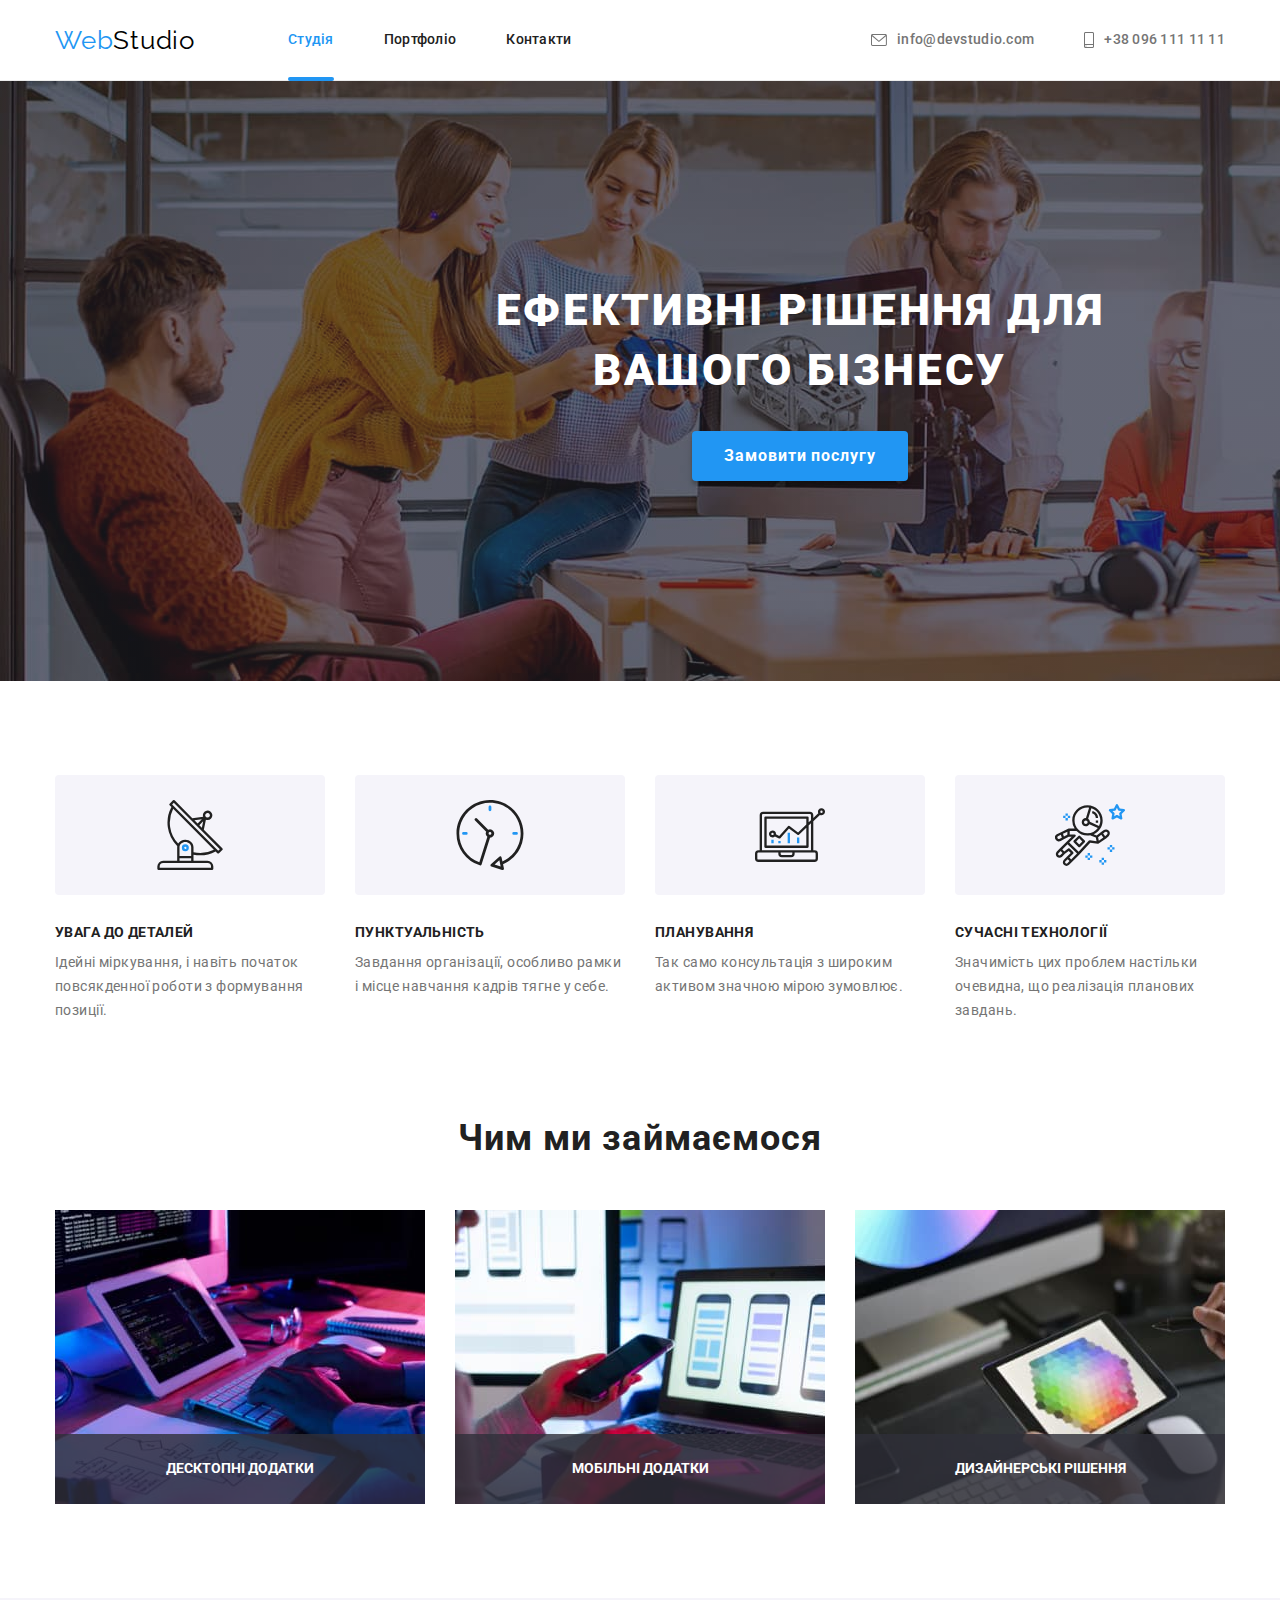
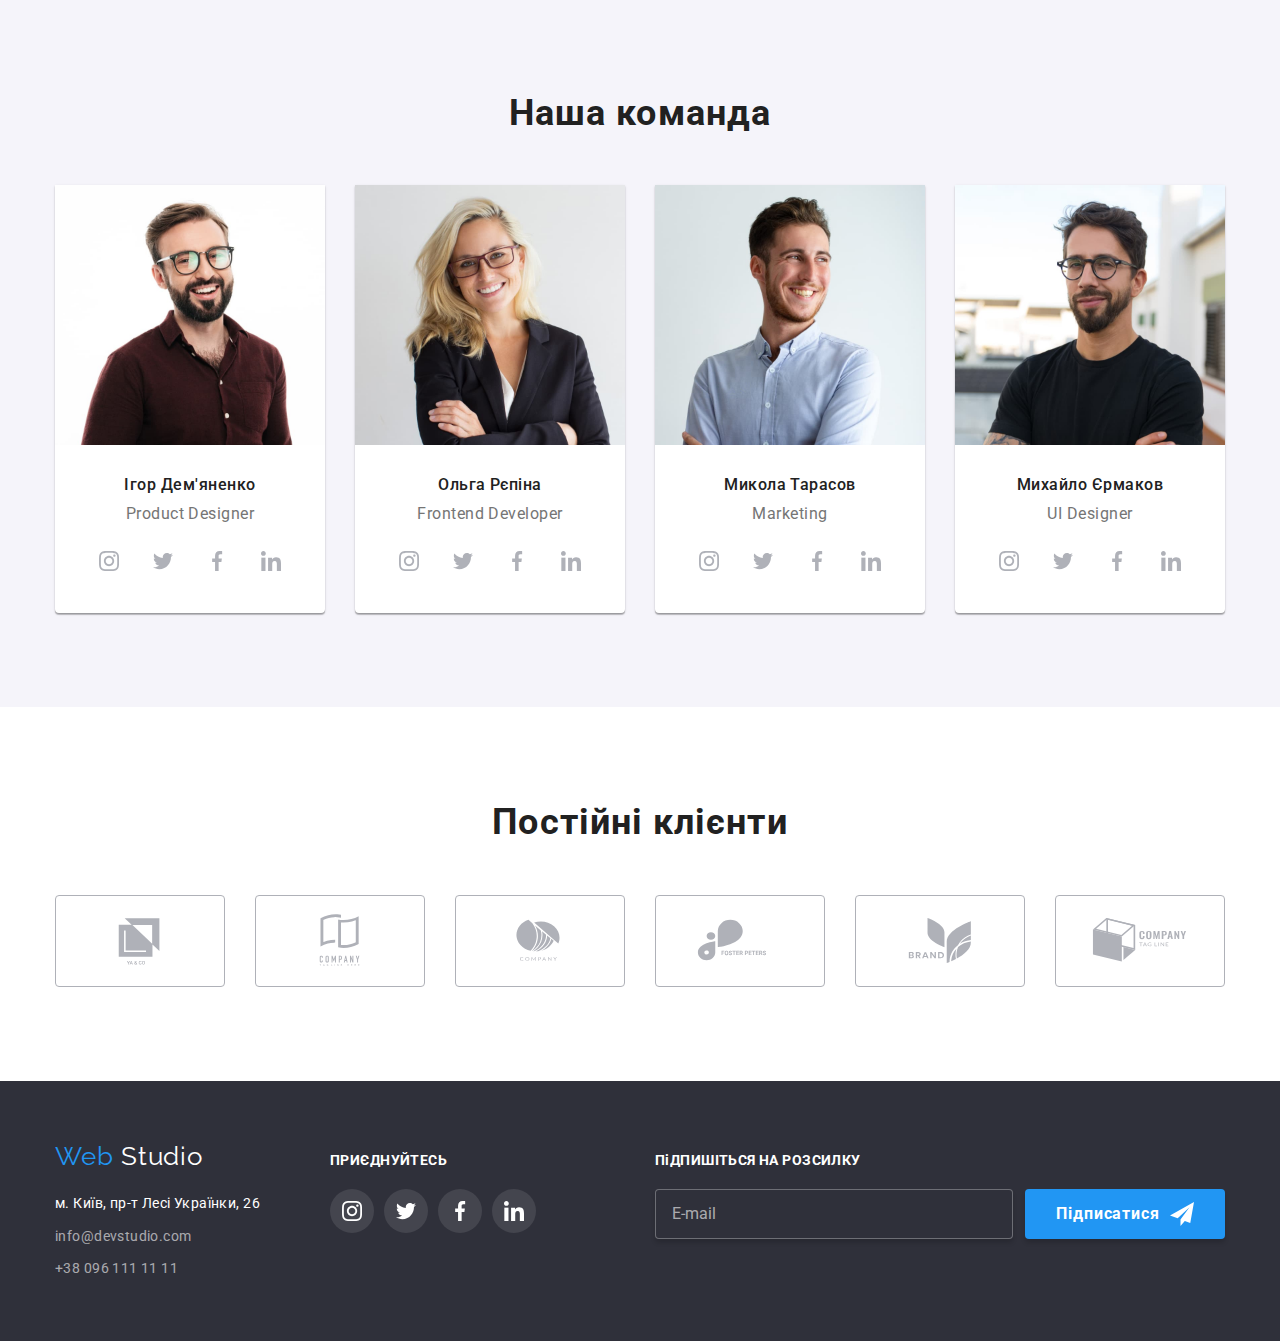
<file: index.html>
<!DOCTYPE html>
<html lang="uk">
<head>
    <meta charset="UTF-8">
    <meta http-equiv="X-UA-Compatible" content="IE=edge">
    <meta name="viewport" content="width=device-width, initial-scale=1.0">
    <title>WebStudio</title>
<link rel="preconnect" href="https://fonts.googleapis.com">
<link rel="preconnect" href="https://fonts.gstatic.com" crossorigin>
<link href="https://fonts.googleapis.com/css2?family=Raleway:wght@700&family=Roboto:wght@400;500;700;900&display=swap"
    rel="stylesheet">
<link rel="stylesheet" href="https://cdnjs.cloudflare.com/ajax/libs/modern-normalize/1.1.0/modern-normalize.min.css">
<link rel="stylesheet" href="./css/main.min.css">        
</head>
<body class="page">    
     <header class="header__border " > 
        <div class="conteiner main__nav">
            <a class="logo" href="" lang="en"><span class="logo--blue">Web</span><span class="logo--black">Studio</span></a>
            <nav class="nav" >                      
            <ul class="nav__site">
                <li class="nav__item"><a class="nav__link link current" href="./index.html">Студія</a></li>
                <li class="nav__item"><a class="nav__link link" href="./portfolio.html">Портфоліо</a></li>
                <li class="nav__item"><a class="nav__link link" href="">Контакти</a></li>
            </ul>
            </nav>
            <ul class="contact">
                <li class="contact__item">                         
                    <a class="contact__link link" href="mailto:info@devstudio.com">
                        <svg class="contact__envelope">
                        <use href="./img/symbol-defs.svg#icon-envelope"></use>
                        </svg>info@devstudio.com</a> </li>
                <li class="contact__item">
                    
                    <a class="contact__link link" href="tel:+380961111111">
                        <svg class="contact__smartphone">
                        <use href="./img/symbol-defs.svg#icon-smartphone"></use>
                        </svg>+38 096 111 11 11</a> </li>
            </ul>
        </div>
     </header>
        <main>
            <!--Шапка-->
        <section class="hero overlay">
            <h1 class="hero__title">Ефективні рішення для вашого бізнесу</h1>
            <button data-modal-open class="hero__button" type="button">Замовити послугу</button>
            <div data-modal class="backdrop is-hidden">
                <div  class="modal">
                    <button data-modal-close class="modal__btn--close" type="button">
                        <svg width="11" height="11">
                            <use href="./img/symbol-defs.svg#icon-close"></use>
                        </svg>
                    </button>
                    <form сlass="form">
                         <h4 class="form__title">Залиште свої дані, ми вам передзвонимо</h4>

                        <div class="form__field">
                        <label class="form__label" for="name">Ім'я</label>
                        <input class="form__input" type="text" name="name" id="name"/>
                        <svg class="form__icon" width="18" height="18">
                            <use href="./img/symbol-defs.svg#icon-person"></use>
                        </svg></div>

                        <div class="form__field">  
                        <label class="form__label" for="tel">Телефон</label>
                        <input class="form__input" type="tel" name="tel" id="tel"/>
                        <svg class="form__icon" width="18" height="18">
                            <use href="./img/symbol-defs.svg#icon-phone"></use>
                        </svg>
                        </div>

                        <div class="form__field">
                        <label class="form__label" for="email">Пошта</label>
                        <input class="form__input" type="email" name="email" id="email">
                        <svg class="form__icon" width="18" height="18">
                            <use href="./img/symbol-defs.svg#icon-email"></use>
                        </svg>
                        </div>

                        <div class="form__comment">
                        <label class="form__label" for="comment">Коментар</label>
                        <textarea class="form__input form__comment--area" name="comment" id="comment" rows="5" placeholder="Введіть текст"></textarea>
                        </div>

                        <div class="form__checkbox">
                        <label class="form__lable--checkbox">
                        <input class="form__check"  type="checkbox" name="contract" value="contract"/>
                        <svg class="form__icon--check" width="16" height="15">
                            <use href="./img/symbol-defs.svg#icon-check"></use>
                        </svg><span>Погоджуюся з розсилкою та приймаю </span>
                        <a class="form__link" href="">Умови договору</a></label> 
                        </div>


                        <button class="form__button" type="submit">Відправити</button>
                       
                    </form>
                </div>
            
            </div>
        </section>
            <!--Особливості-->
        <section class="section">
            <div class="conteiner">
            <h2 class="section__title" hidden>Особливості</h2>
            <ul class="section__list">
                <li class="section__features features">
                    <div class="features__icon">
                    <svg width="70px" height="70px" >
                        <use href="./img/symbol-defs.svg#icon-antenna"></use>
                    </svg>
                   </div>
                    <h3 class="features__title">УВАГА ДО ДЕТАЛЕЙ</h3>
                    <p class="features__about">Ідейні міркування, і навіть початок повсякденної роботи з формування позиції.</p>
                </li>
                <li class="section__features">
                    <div class="features__icon">
                    <svg width="70px" height="70px" >
                        <use href="./img/symbol-defs.svg#icon-clock"></use>
                    </svg>
                    </div>
                    <h3 class="features__title">ПУНКТУАЛЬНІСТЬ</h3>
                    <p class="features__about">Завдання організації, особливо рамки і місце навчання кадрів тягне у себе.</p>
                </li>
                <li class="section__features">
                    <div class="features__icon">
                    <svg width="70px" height="70px" >
                        <use href="./img/symbol-defs.svg#icon-diagram"></use>
                    </svg>
                    </div>
                    <h3 class="features__title">ПЛАНУВАННЯ</h3>
                    <p class="features__about">Так само консультація з широким активом значною мірою зумовлює.</p>
                </li>
                <li class="section__features">
                    <div class="features__icon">
                    <svg width="70px" height="70px" >
                        <use href=" ./img/symbol-defs.svg#icon-astronaut"></use>
                    </svg>
                    </div>
                    <h3 class="features__title">СУЧАСНІ ТЕХНОЛОГІЇ</h3>
                    <p class="features__about">Значимість цих проблем настільки очевидна, що реалізація планових завдань.</p>
                </li>
            </ul>
            </div>
        </section>
            <!--Чим ми займаємося-->
        <section class="section work">
            <div class="conteiner">
            <h2 class="section__title">Чим ми займаємося</h2>
            <ul  class="section__list">
                <li class="section__work-item work-item">
                    <img class="img-project" src="./img/img.1.jpg" alt="фото 1" width="370">
                    <div class="work-item__label">
                        <span class="work-item__name">десктопні додатки</span>
                    </div>
                </li> 
                <li class="section__work-item work-item">
                    <img class="img-project" src="./img/img.2.jpg" alt="фото 2" width="370">
                    <div class="work-item__label">
                        <span class="work-item__name">мобільні додатки</span>
                    </div>
                </li>
                <li class="section__work-item work-item">
                    <img class="img-project" src="./img/img.3.jpg" alt="фото 3" width="370">
                    <div class="work-item__label">
                        <span class="work-item__name">дизайнерські рішення</span>
                    </div>
                </li>
            </ul>
            </div>
        </section>
        <!--Наша команда-->
        <section class="section team">
            <div class="conteiner">
            <h2 class="section__title">Наша команда</h2>
            <ul class="section__list">
                <li class="section__team-list team-list">
                    <img class="img-project" src="./img/igor.jpg" alt="Ігор Дем'яненко" width="270">
                    <div class="team-list__worker">
                        <h3 class="team-list__name">Ігор Дем'яненко</h3>
                        <p class="team-list__position">Product Designer</p>
                        <ul class="team-list__social-list social-list">
                            <li class="social-list__item">
                                <a class="social-list__links" href="">
                                    <svg width="20" height="20">
                                        <use href="./img/symbol-defs.svg#icon-instagram"></use>
                                    </svg>
                                </a>
                            </li>
                            <li class="social-list__item">
                                <a class="social-list__links" href="">
                                    <svg width="20" height="20">
                                        <use href="./img/symbol-defs.svg#icon-twitter"></use>
                                    </svg>
                                </a>
                            </li>
                            <li class="social-list__item">
                                <a class="social-list__links" href="">
                                    <svg width="20" height="20">
                                        <use href="./img/symbol-defs.svg#icon-facebook"></use>
                                    </svg>
                                </a>
                            </li>
                            <li class="social-list__item">
                                <a class="social-list__links" href="">
                                    <svg width="20" height="20">
                                        <use href="./img/symbol-defs.svg#icon-linkedin"></use>
                                    </svg>
                                </a>
                            </li>
                        </ul>
                    </div>
                </li>
                <li class="section__team-list team-list">
                    <img class="img-project" src="./img/olga.jpg" alt="Ольга Рєпіна" width="270">
                    <div class="team-list__worker">
                         <h3 class="team-list__name">Ольга Рєпіна</h3>
                         <p class="team-list__position">Frontend Developer</p>
                         <ul class="team-list__social-list social-list">
                            <li class="social-list__item">
                                <a class="social-list__links" href="">
                                    <svg width="20"  height="20">
                                        <use href="./img/symbol-defs.svg#icon-instagram"></use>
                                    </svg>
                                </a>
                            </li>
                            <li class="social-list__item">
                                <a class="social-list__links" href="">
                                     <svg width="20"  height="20">
                                        <use href="./img/symbol-defs.svg#icon-twitter"></use>
                                      </svg>
                                </a>
                            </li>
                            <li class="social-list__item">
                                <a class="social-list__links" href="">
                                    <svg width="20"  height="20">
                                        <use href="./img/symbol-defs.svg#icon-facebook"></use>
                                    </svg>
                                 </a>
                            </li>
                            <li class="social-list__item">
                                <a class="social-list__links" href="">
                                    <svg width="20"  height="20">
                                        <use href="./img/symbol-defs.svg#icon-linkedin"></use>
                                    </svg>
                                 </a>
                            </li>
                         </ul>
                    </div>
                </li>
                <li class="section__team-list team-list">
                    <img class="img-project" src="./img/mikola.jpg" alt="Микола Тарасов=" width="270">
                    <div class="team-list__worker">
                         <h3 class="team-list__name">Микола Тарасов</h3>
                         <p class="team-list__position">Marketing</p>
                        <ul class="team-list__social-list social-list">
                            <li class="social-list__item">
                                <a class="social-list__links" href="">
                                    <svg  width="20" height="20">
                                        <use href="./img/symbol-defs.svg#icon-instagram"></use>
                                    </svg>
                                </a>
                            </li>
                            <li class="social-list__item">
                                <a class="social-list__links" href="">
                                    <svg width="20" height="20">
                                        <use href="./img/symbol-defs.svg#icon-twitter"></use>
                                    </svg>
                                </a>
                            </li>
                            <li class="social-list__item">
                                <a class="social-list__links" href="">
                                    <svg width="20" height="20">
                                        <use href="./img/symbol-defs.svg#icon-facebook"></use>
                                    </svg>
                                </a>
                            </li>
                            <li class="social-list__item">
                                <a class="social-list__links" href="">
                                    <svg width="20" height="20">
                                        <use href="./img/symbol-defs.svg#icon-linkedin"></use>
                                    </svg>
                                </a>
                            </li>
                        </ul>
                    </div>
                </li>
                <li class="section__team-list team-list">
                    <img class="img-project" src="./img/mikhailo.jpg" alt="Михайло Єрмаков" width="270">
                    <div class="team-list__worker">
                         <h3 class="team-list__name">Михайло Єрмаков</h3>
                         <p class="team-list__position">UI Designer</p>
                        <ul class="team-list__social-list social-list">
                            <li class="social-list__item">
                                <a class="social-list__links" href="">
                                    <svg width="20" height="20">
                                        <use href="./img/symbol-defs.svg#icon-instagram"></use>
                                    </svg>
                                </a>
                            </li>
                            <li class="social-list__item">
                                <a class="social-list__links" href="">
                                    <svg width="20" height="20">
                                        <use href="./img/symbol-defs.svg#icon-twitter"></use>
                                    </svg>
                                </a>
                            </li>
                            <li class="social-list__item">
                                <a class="social-list__links" href="">
                                    <svg width="20" height="20">
                                        <use href="./img/symbol-defs.svg#icon-facebook"></use>
                                    </svg>
                                </a>
                            </li>
                            <li class="social-list__item">
                                <a class="social-list__links" href="">
                                    <svg width="20" height="20">
                                        <use href="./img/symbol-defs.svg#icon-linkedin"></use>
                                    </svg>
                                </a>
                            </li>
                        </ul>
                    </div>
                </li>
            </ul>
            </div>
        </section>
        <!--Постійні клієнти-->
        <section class="section">
         <div class="conteiner">
            <h2 class="section__title">Постійні клієнти</h2>
            <div>
                <ul class="clients">
                    <li class="clients__item"> 
                        <a class="clients__link" href="">
                       <svg width="106" height="60">
                          <use href="./img/symbol-defs.svg#icon-logo1"></use>
                       </svg>
                         </a>
                   </li>
                    <li class="clients__item">
                        <a class="clients__link" href="">
                        <svg width="106" height="60">
                        <use href="./img/symbol-defs.svg#icon-logo2"></use>
                        </svg>
                        </a>
                    </li>
                    <li class="clients__item">
                        <a class="clients__link" href="">
                         <svg width="106" height="60">
                        <use href="./img/symbol-defs.svg#icon-logo3"></use>
                         </svg>
                         </a>
                    </li>
                    <li class="clients__item">
                         <a class="clients__link" href="">
                           <svg width="106" height="60">
                          <use href="./img/symbol-defs.svg#icon-logo4"></use>
                          </svg>
                         </a>
                    </li>
                    <li class="clients__item">
                        <a class="clients__link" href="">
                         <svg width="106" height="60">
                         <use href="./img/symbol-defs.svg#icon-logo5"></use>
                         </svg>
                         </a>
                    </li>
                    <li class="clients__item">
                        <a class="clients__link" href="">
                        <svg width="106" height="60">
                        <use href="./img/symbol-defs.svg#icon-logo6"></use>
                        </svg>
                        </a>
                    </li>
                </ul>
             </div>
         </div>
        </section>

        </main>
    <footer class="contact-section">
        <div class="conteiner footer-connect" >
            <div>
            <a class="logo" href="" lang="en">
                <span class="logo--blue">Web</span>
                <span class="logo--white">Studio</span>
            </a>
            <address>
                <ul class="list">
                    <li class="link-footer"><a class="link-footer__address" href="https://goo.gl/maps/Q8g4QR9P29YJRDhH9" target="_blank" rel="noopener noreferrer ">м. Київ, пр-т Лесі Українки, 26</a></li>
                    <li class="link-footer"><a class="link-footer__connect" href="mailto:info@devstudio.com">info@devstudio.com</a></li>
                    <li class="link-footer"><a class="link-footer__connect" href="tel:+380961111111">+38 096 111 11 11</a></li>
                </ul>
            </address>
            </div>
            <div class="footer-social">
         <h2 class="footer-social__title" >ПРИЄДНУЙТЕСЬ</h2>
         <ul class="footer-social__list">
            <li class="footer-social__item">
                <a class="footer-social__links" href="">
                    <svg width="20" height="20">
                        <use href="./img/symbol-defs.svg#icon-instagram"></use>
                    </svg>
                </a>
            </li>
            <li class="footer-social__item">
                <a class="footer-social__links" href="">
                    <svg width="20" height="20">
                        <use href="./img/symbol-defs.svg#icon-twitter"></use>
                    </svg>
                </a>
            </li>
            <li class="footer-social__item">
                <a class="footer-social__links" href="">
                    <svg width="20" height="20">
                        <use href="./img/symbol-defs.svg#icon-facebook"></use>
                    </svg>
                </a>
            </li>
            <li class="footer-social__item">
                <a class="footer-social__links" href="">
                    <svg width="20" height="20">
                        <use href="./img/symbol-defs.svg#icon-linkedin"></use>
                    </svg>
                </a>
            </li>
         </ul>
            </div>
            <div class="footer-subscribe">
                <p class="footer-subscribe__title">ПіДПИШІТЬСЯ НА РОЗСИЛКУ</p>
                <div class="footer-subscribe__item">
                <input class="footer-subscribe__input" type="email" name="email" placeholder="E-mail"/>
                <button class="footer-subscribe__button" type="submit">Підписатися
                    <svg class="footer-subscribe__icon" width="24" height="24">
                        <use href="./img/symbol-defs.svg#icon-send"></use>
                    </svg>
                </button>
                </div>
            </div>
        </div>
    </footer>
    <script src="./js/modal.js"></script>
</body>
</html>
</file>
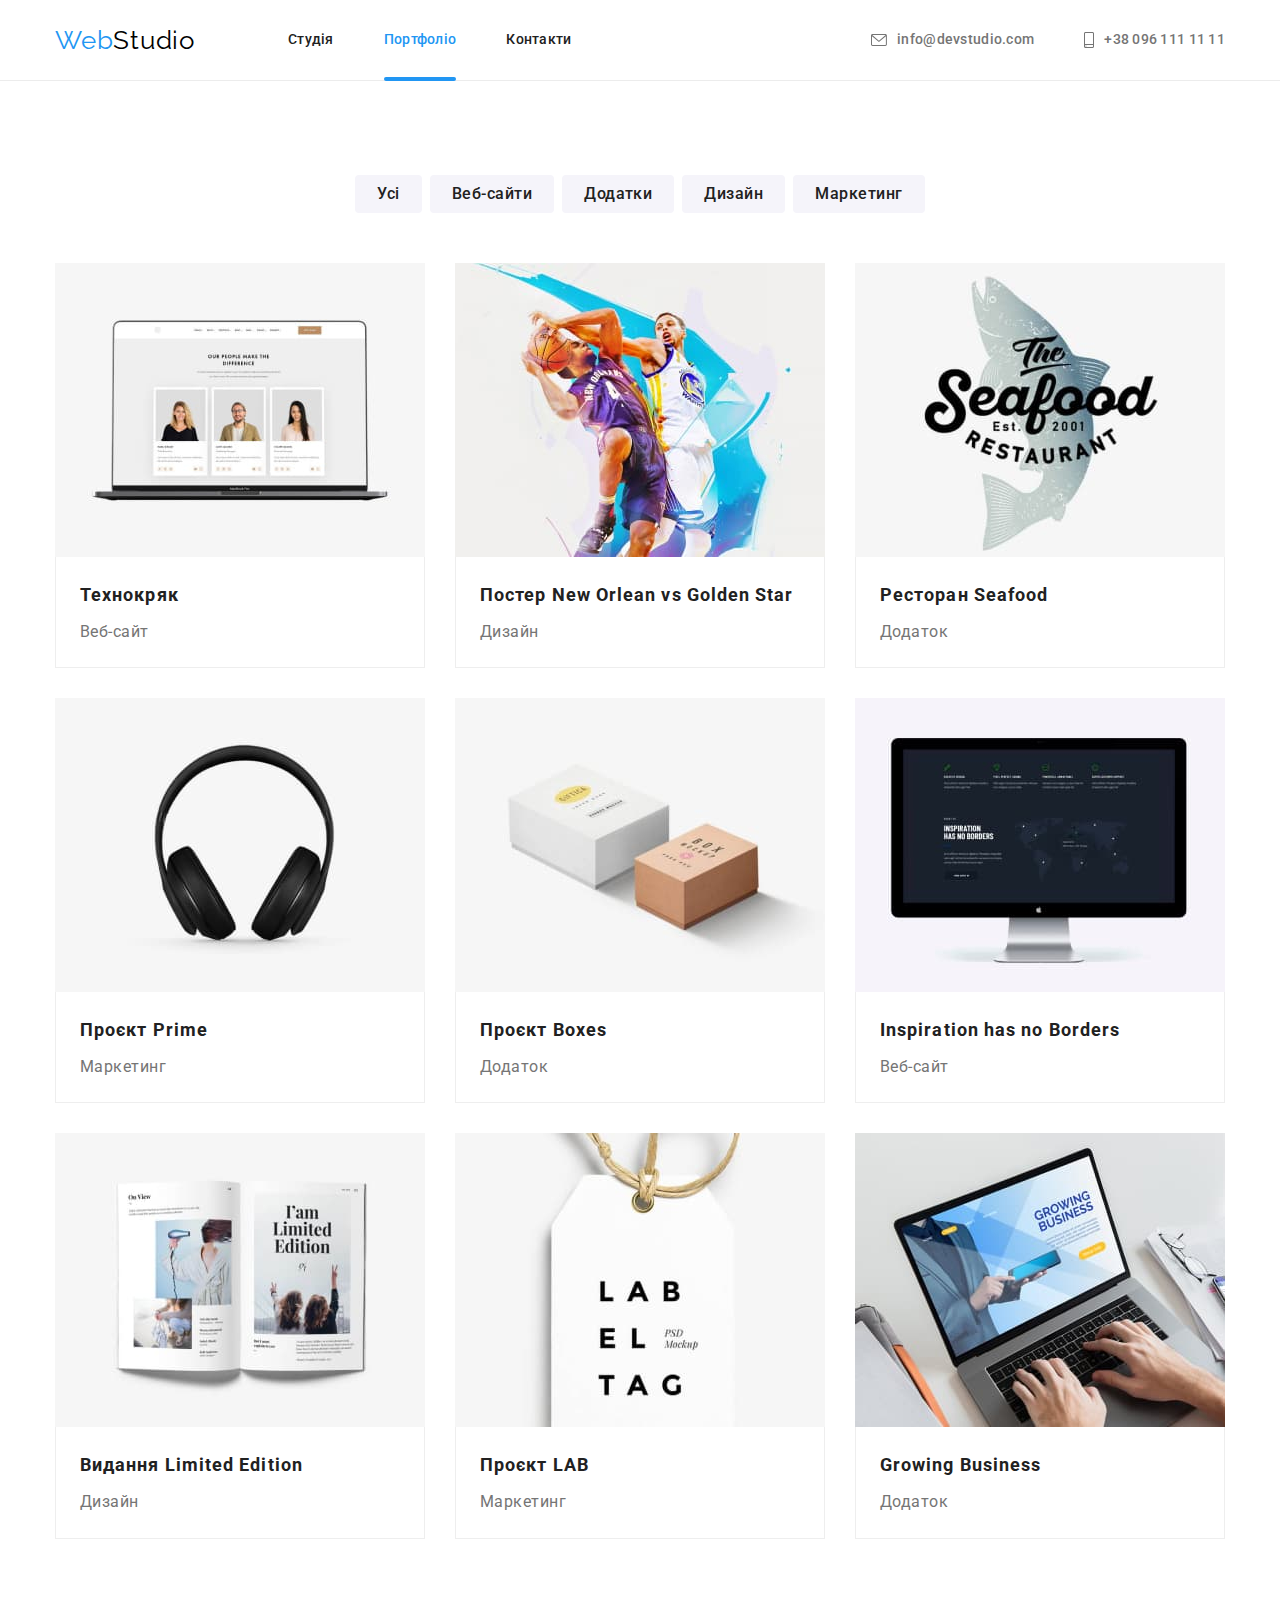
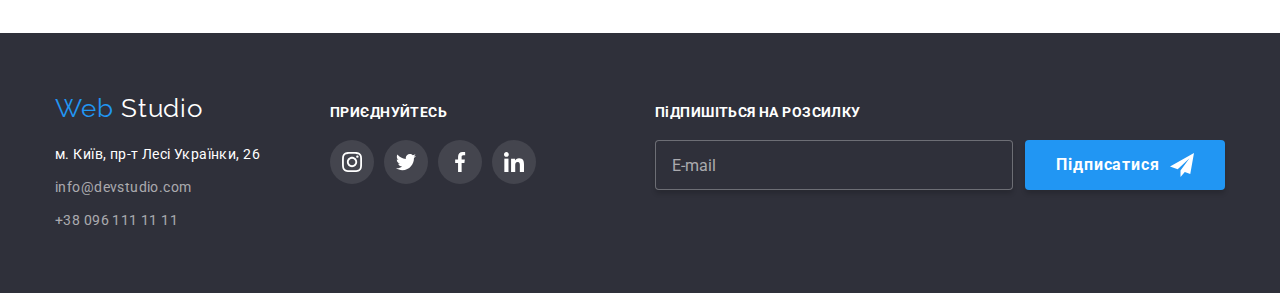
<file: portfolio.html>
<!DOCTYPE html>
<html lang="uk">

<head>
    <meta charset="UTF-8">
    <meta http-equiv="X-UA-Compatible" content="IE=edge">
    <meta name="viewport" content="width=device-width, initial-scale=1.0">
    <title>Portfolio</title>
    <link rel="preconnect" href="https://fonts.googleapis.com">
    <link rel="preconnect" href="https://fonts.gstatic.com" crossorigin>
    <link href="https://fonts.googleapis.com/css2?family=Raleway:wght@700&family=Roboto:wght@400;500;700;900&display=swap"
        rel="stylesheet">
    <link rel="stylesheet" href="https://cdnjs.cloudflare.com/ajax/libs/modern-normalize/1.1.0/modern-normalize.min.css">
    <link rel="stylesheet" href="./css/main.min.css">
</head>

<body class="page">
    <header class="header__border">
        <div class="conteiner main__nav">
            <a class="logo" href="" lang="en"><span class="logo--blue">Web</span><span class="logo--black">Studio</span></a>
            <nav class="nav">
                <ul class="nav__site">
                    <li class="nav__item"><a class="nav__link link " href="./index.html">Студія</a></li>
                    <li class="nav__item"><a class="nav__link link current" href="./portfolio.html">Портфоліо</a></li>
                    <li class="nav__item"><a class="nav__link link" href="">Контакти</a></li>
                </ul>
            </nav>
            <ul class="contact">
                <li class="contact__item">
                    <a class="contact__link link" href="mailto:info@devstudio.com">
                        <svg class="contact__envelope">
                            <use href="./img/symbol-defs.svg#icon-envelope"></use>
                        </svg>info@devstudio.com</a>
                </li>
                <li class="contact__item">
            
                    <a class="contact__link link" href="tel:+380961111111">
                        <svg class="contact__smartphone">
                            <use href="./img/symbol-defs.svg#icon-smartphone"></use>
                        </svg>+38 096 111 11 11</a>
                </li>
            </ul>
        </div>
   </header>
    <main>
        <section class="section conteiner">
            <h1 hidden>Портфоліо</h1>
            <ul class="portfolio-filter">
                <li class="portfolio-filter__item"><button class="filter" type="button">Усі</button></li>
                <li class="portfolio-filter__item"><button class="filter" type="button">Веб-сайти</button></li>
                <li class="portfolio-filter__item"><button class="filter" type="button">Додатки</button></li>
                <li class="portfolio-filter__item"><button class="filter" type="button">Дизайн</button></li>
                <li class="portfolio-filter__item"><button class="filter" type="button">Маркетинг</button></li>
            </ul>
            <ul class="projects">
                <li class="projects__item">
                    <a class="projects__link" href="">
                        <div class="projects__overlay-box">
                         <img   class="img-project" src="./img/project1.jpg" alt="Технокряк" width="370">
                         <p class="projects__discription">Ресурс пропонує комплексні пропозиції з різним рівнем функціоналу та сервісів. Все це дозволить відвідувачу отримати
                          вичерпні відомості про компанію чи приватну особу.</p>
                        </div>
                     <div class="projects__card"><h2 class="projects__name">Технокряк</h2>
                     <p class="projects__filter">Веб-сайт</p>
                     </div>
                     </a>
                    
                </li>
                <li class="projects__item">
                    <a class="projects__link" href="">
                    <div class="projects__overlay-box">
                    <img class="img-project" src="./img/project2.jpg" alt="Постер New Orlean vs Golden Star" width="370">
                    <p class="projects__discription">Ресурс пропонує комплексні пропозиції з різним рівнем функціоналу та сервісів. Все це дозволить
                        відвідувачу отримати
                        вичерпні відомості про компанію чи приватну особу.</p>
                    </div>
                    <div class="projects__card"><h2 class="projects__name">Постер New Orlean vs Golden Star</h2>
                    <p class="projects__filter">Дизайн</p>
                    </div>
                    </a>
                </li>
                <li class="projects__item">
                    <a class="projects__link" href="">
                    <div class="projects__overlay-box">
                    <img class="img-project" src="./img/project3.jpg" alt="Ресторан Seafood" width="370">
                    <p class="projects__discription">Ресурс пропонує комплексні пропозиції з різним рівнем функціоналу та сервісів. Все це дозволить
                        відвідувачу отримати
                        вичерпні відомості про компанію чи приватну особу.</p>
                    </div>
                    <div class="projects__card">
                        <h2 class="projects__name">Ресторан Seafood</h2>
                        <p class="projects__filter" >Додаток</p>
                    </div>
                    </a>
                </li>
                <li class="projects__item">
                    <a class="projects__link" href="">
                    <div class="projects__overlay-box">
                    <img class="img-project" src="./img/project4.jpg" alt="Проєкт Prime" width="370">
                    <p class="projects__discription">Ресурс пропонує комплексні пропозиції з різним рівнем функціоналу та сервісів. Все це дозволить
                        відвідувачу отримати
                        вичерпні відомості про компанію чи приватну особу.</p>
                    </div>
                    <div class="projects__card">
                        <h2 class="projects__name">Проєкт Prime</h2>
                        <p class="projects__filter">Маркетинг</p>
                    </div></a>
                </li>
                <li class="projects__item">
                    <a class="projects__link" href="">
                        <div class="projects__overlay-box">
                    <img class="img-project" src="./img/project5.jpg" alt="Проєкт Boxes" width="370">
                    <p class="projects__discription">Ресурс пропонує комплексні пропозиції з різним рівнем функціоналу та сервісів. Все це дозволить
                        відвідувачу отримати
                        вичерпні відомості про компанію чи приватну особу.</p>
                    </div>
                    <div class="projects__card"><h2 class="projects__name">Проєкт Boxes</h2>
                    <p class="projects__filter">Додаток</p>
                    </div></a>
                </li>
                <li class="projects__item">
                    <a class="projects__link" href="">
                    <div class="projects__overlay-box">
                    <img class="img-project" src="./img/project6.jpg" alt="Inspiration has no Borders" width="370">
                    <p class="projects__discription">Ресурс пропонує комплексні пропозиції з різним рівнем функціоналу та сервісів. Все це дозволить
                        відвідувачу отримати
                        вичерпні відомості про компанію чи приватну особу.</p>
                    </div>
                    <div class="projects__card"><h2 class="projects__name">Inspiration has no Borders</h2>
                    <p class="projects__filter">Веб-сайт</p>
                    </div></a>
                </li>
                <li class="projects__item">
                    <a class="projects__link" href="">
                    <div class="projects__overlay-box">
                    <img class="img-project" src="./img/project7.jpg" alt="Видання Limited Edition" width="370">
                    <p class="projects__discription">Ресурс пропонує комплексні пропозиції з різним рівнем функціоналу та сервісів. Все це дозволить
                        відвідувачу отримати
                        вичерпні відомості про компанію чи приватну особу.</p>
                    </div>
                    <div class="projects__card"><h2 class="projects__name">Видання Limited Edition</h2>
                    <p class="projects__filter">Дизайн</p>
                    </div></a>
                </li>
                <li class="projects__item">
                    <a class="projects__link" href="">
                    <div class="projects__overlay-box">
                    <img class="img-project" src="./img/project8.jpg" alt="Проєкт LAB" width="370">
                    <p class="projects__discription">Ресурс пропонує комплексні пропозиції з різним рівнем функціоналу та сервісів. Все це дозволить
                        відвідувачу отримати
                        вичерпні відомості про компанію чи приватну особу.</p>
                    </div>
                    <div class="projects__card"><h2 class="projects__name">Проєкт LAB</h2>
                    <p class="projects__filter">Маркетинг</p>
                    </div></a>
                </li>
                <li class="projects__item">
                    <a class="projects__link" href="">
                    <div class="projects__overlay-box">
                    <img class="img-project" src="./img/project9.jpg" alt="Growing Business" width="370">
                    <p class="projects__discription">Ресурс пропонує комплексні пропозиції з різним рівнем функціоналу та сервісів. Все це дозволить
                        відвідувачу отримати
                        вичерпні відомості про компанію чи приватну особу.</p>
                    </div>
                    <div class="projects__card"><h2 class="projects__name">Growing Business</h2>
                    <p class="projects__filter">Додаток</p>
                    </div></a>
                </li>
            </ul>
        </section>


    </main>
    <footer class="contact-section">
            <div class="conteiner footer-connect">
                <div>
                    <a class="logo" href="" lang="en">
                        <span class="logo--blue">Web</span>
                        <span class="logo--white">Studio</span>
                    </a>
                    <address>
                        <ul class="list">
                            <li class="link-footer"><a class="link-footer__address" href="https://goo.gl/maps/Q8g4QR9P29YJRDhH9" target="_blank"
                                    rel="noopener noreferrer ">м. Київ, пр-т Лесі Українки, 26</a></li>
                            <li class="link-footer"><a class="link-footer__connect" href="mailto:info@devstudio.com">info@devstudio.com</a></li>
                            <li class="link-footer"><a class="link-footer__connect" href="tel:+380961111111">+38 096 111 11 11</a></li>
                        </ul>
                    </address>
                </div>
                <div class="footer-social">
                    <h2 class="footer-social__title">ПРИЄДНУЙТЕСЬ</h2>
                    <ul class="footer-social__list">
                        <li class="footer-social__item">
                            <a class="footer-social__links" href="">
                                <svg width="20" height="20">
                                    <use href="./img/symbol-defs.svg#icon-instagram"></use>
                                </svg>
                            </a>
                        </li>
                        <li class="footer-social__item">
                            <a class="footer-social__links" href="">
                                <svg width="20" height="20">
                                    <use href="./img/symbol-defs.svg#icon-twitter"></use>
                                </svg>
                            </a>
                        </li>
                        <li class="footer-social__item">
                            <a class="footer-social__links" href="">
                                <svg width="20" height="20">
                                    <use href="./img/symbol-defs.svg#icon-facebook"></use>
                                </svg>
                            </a>
                        </li>
                        <li class="footer-social__item">
                            <a class="footer-social__links" href="">
                                <svg width="20" height="20">
                                    <use href="./img/symbol-defs.svg#icon-linkedin"></use>
                                </svg>
                            </a>
                        </li>
                    </ul>
                </div>
                <div class="footer-subscribe">
                    <p class="footer-subscribe__title">ПіДПИШІТЬСЯ НА РОЗСИЛКУ</p>
                    <div class="footer-subscribe__item">
                        <input class="footer-subscribe__input" type="email" name="email" placeholder="E-mail" />
                        <button class="footer-subscribe__button" type="submit">Підписатися
                            <svg class="footer-subscribe__icon" width="24" height="24">
                                <use href="./img/symbol-defs.svg#icon-send"></use>
                            </svg>
                        </button>
                    </div>
                </div>
            </div>
            
    </footer>
</body>
    
</html>
</file>
<file: css/main.min.css>
.nav__site,.contact,.section__list,.social-list,.clients,.footer-social__list,.portfolio-filter,.projects{list-style:none;padding:0;margin:0}.footer-subscribe__button,.form__checkbox,.portfolio-filter,.features__icon,.social-list,.social-list__links,.clients__link,.footer-social__links{display:-webkit-box;display:-ms-flexbox;display:flex;-webkit-box-align:center;-ms-flex-align:center;align-items:center;-webkit-box-pack:center;-ms-flex-pack:center;justify-content:center}html{-webkit-box-sizing:border-box;box-sizing:border-box}*,*::before,*::after{-webkit-box-sizing:inherit;box-sizing:inherit}.page{color:#757575;background-color:#fff;font-family:"Roboto",sans-serif}.conteiner{width:1200px;padding-left:15px;padding-right:15px;margin-left:auto;margin-right:auto}.list{list-style:none;padding:0;margin:0}.link{font-weight:500;font-size:14px;line-height:1.14;letter-spacing:.02em}.img-project{display:block}.section{padding-bottom:94px;padding-top:94px}.section__list{display:-webkit-box;display:-ms-flexbox;display:flex}.section__title{color:#212121;margin-top:0;margin-bottom:50px;font-weight:700;font-size:36px;line-height:1.2;text-align:center;letter-spacing:.03em}.header__border{border-bottom:1px solid #ececec}.logo{text-decoration:none;font-family:"Raleway",sans-serif;font-size:26px;line-height:1.19;letter-spacing:.03em}.logo--blue{color:#2196f3}.logo--black{color:#000}.main__nav{display:-webkit-box;display:-ms-flexbox;display:flex;-webkit-box-align:center;-ms-flex-align:center;align-items:center}.nav{margin-left:93px}.nav__site{display:-webkit-box;display:-ms-flexbox;display:flex}.nav__site .link.current{color:#2196f3}.nav__site .nav__link{position:relative;color:#212121;text-decoration:none;display:block;padding-top:32px;padding-bottom:32px;-webkit-transition:color 250ms cubic-bezier(0.4, 0, 0.2, 1);transition:color 250ms cubic-bezier(0.4, 0, 0.2, 1)}.nav__site .nav__link:hover,.nav__site .nav__link:focus{color:#2196f3}.nav__site .nav__link.current::after{position:absolute;left:0;bottom:-1px;content:"";display:block;width:100%;height:4px;background-color:#2196f3;border-radius:2px}.nav__item{margin-right:50px}.nav__item:last-child{margin-right:0}.contact{display:-webkit-box;display:-ms-flexbox;display:flex;margin-left:auto}.contact__item+.contact__item{margin-left:50px}.contact__link{color:#757575;text-decoration:none;display:block;padding-top:32px;padding-bottom:32px;-webkit-transition:color 250ms cubic-bezier(0.4, 0, 0.2, 1);transition:color 250ms cubic-bezier(0.4, 0, 0.2, 1)}.contact__link:hover,.contact__link:focus{color:#2196f3}.hero{background-color:#2f303a;text-align:center;padding-top:200px;padding-bottom:200px}.hero__title{color:#fff;width:696px;margin:0 auto 30px;font-weight:900;font-size:44px;line-height:1.36;letter-spacing:.06em;text-transform:uppercase}.hero__button{color:#fff;background-color:#2196f3;-webkit-box-shadow:0px 4px 4px 0px rgba(0,0,0,.25);box-shadow:0px 4px 4px 0px rgba(0,0,0,.25);-webkit-transition:background-color 250ms cubic-bezier(0.4, 0, 0.2, 1);transition:background-color 250ms cubic-bezier(0.4, 0, 0.2, 1);display:inline-block;font-family:inherit;font-weight:700;font-size:16px;line-height:1.88;-webkit-box-align:center;-ms-flex-align:center;align-items:center;text-align:center;letter-spacing:.06em;cursor:pointer;border-radius:4px;border:none;padding:10px 32px;min-width:216px;height:50px}.hero__button:hover{background-color:#188ce8}.backdrop{position:fixed;z-index:2;top:0;left:0;width:100%;height:100%;background-color:rgba(0,0,0,.2);opacity:1;-webkit-transition:opacity 250ms cubic-bezier(0.4, 0, 0.2, 1);transition:opacity 250ms cubic-bezier(0.4, 0, 0.2, 1)}.backdrop.is-hidden{opacity:0;pointer-events:none}.backdrop.is-hidden .modal{-webkit-transform:translate(-50%, -50%) scale(0.5);transform:translate(-50%, -50%) scale(0.5)}.modal{position:absolute;top:50%;left:50%;-webkit-transform:translate(-50%, -50%) scale(1);transform:translate(-50%, -50%) scale(1);-webkit-transition:-webkit-transform 250ms cubic-bezier(0.4, 0, 0.2, 1);transition:-webkit-transform 250ms cubic-bezier(0.4, 0, 0.2, 1);transition:transform 250ms cubic-bezier(0.4, 0, 0.2, 1);transition:transform 250ms cubic-bezier(0.4, 0, 0.2, 1), -webkit-transform 250ms cubic-bezier(0.4, 0, 0.2, 1);min-width:528px;background-color:#fff;border:1px solid rgba(0,0,0,.1);border-radius:4px;-webkit-box-shadow:0px 2px 1px 0px rgba(0,0,0,.2),0px 1px 1px 0px rgba(0,0,0,.14),0px 1px 3px 0px rgba(0,0,0,.12);box-shadow:0px 2px 1px 0px rgba(0,0,0,.2),0px 1px 1px 0px rgba(0,0,0,.14),0px 1px 3px 0px rgba(0,0,0,.12);padding:40px}.modal__btn--close{position:absolute;-webkit-transition:fill 250ms cubic-bezier(0.4, 0, 0.2, 1);transition:fill 250ms cubic-bezier(0.4, 0, 0.2, 1);top:8px;right:8px;width:30px;height:30px;border:1px solid rgba(0,0,0,.1);border-radius:50%;cursor:pointer;background:rgba(0,0,0,0);fill:#000}.modal__btn--close:hover{fill:#2196f3}.form__title{color:#212121;font-weight:700;font-size:20px;line-height:1.15;text-align:center;margin-top:0;margin-bottom:12px}.form__field{position:relative;width:100%;height:58px;margin-bottom:10px}.form__label{display:block;text-align:left;font-weight:400;font-size:12px;line-height:1.17;margin-bottom:4px}.form__input{display:block;padding-left:42px;padding-top:12px;padding-bottom:12px;width:100%;height:40px;border:1px solid rgba(33,33,33,.2);border-radius:4px;-webkit-transition:border 250ms cubic-bezier(0.4, 0, 0.2, 1);transition:border 250ms cubic-bezier(0.4, 0, 0.2, 1);outline:none}.form__input:hover{border:1px solid #2196f3}.form__input:hover+.form__icon{fill:#2196f3}.form__icon{position:absolute;top:50%;left:15px;-webkit-transition:fill 250ms cubic-bezier(0.4, 0, 0.2, 1);transition:fill 250ms cubic-bezier(0.4, 0, 0.2, 1)}.form__comment{width:448px;height:138px;margin-bottom:20px}.form__comment--area{display:block;height:120px;padding:12px 16px;resize:none}.form__comment--area::-webkit-input-placeholder{color:rgba(117,117,117,.5)}.form__comment--area::-moz-placeholder{color:rgba(117,117,117,.5)}.form__comment--area:-ms-input-placeholder{color:rgba(117,117,117,.5)}.form__comment--area::-ms-input-placeholder{color:rgba(117,117,117,.5)}.form__comment--area::placeholder{color:rgba(117,117,117,.5)}.form__checkbox{margin-bottom:30px}.form__lable--checkbox{font-size:14px;line-height:1.71}.form__link{color:#2196f3}.form__check{-webkit-appearance:none;-moz-appearance:none;appearance:none;position:absolute}.form__icon--check{margin-right:7px;fill:#fff;border:#212121 solid 2px;border-radius:2px;vertical-align:text-bottom}.form__check:checked+.form__icon--check{fill:#fff;background-color:#2196f3;border:none}.form__button{color:#fff;background-color:#2196f3;-webkit-box-shadow:0px 4px 4px 0px rgba(0,0,0,.15);box-shadow:0px 4px 4px 0px rgba(0,0,0,.15);-webkit-transition:background-color 250ms cubic-bezier(0.4, 0, 0.2, 1);transition:background-color 250ms cubic-bezier(0.4, 0, 0.2, 1);display:inline-block;font-family:inherit;font-weight:700;font-size:16px;line-height:1.88;-webkit-box-align:center;-ms-flex-align:center;align-items:center;text-align:center;letter-spacing:.06em;cursor:pointer;border-radius:4px;border:none;min-width:200px;height:50px}.form__button:hover{background-color:#188ce8}.section__features{margin-right:30px}.section__features:last-child{margin-right:0}.features__title{margin-top:0;margin-bottom:10px;color:#212121;font-weight:700;font-size:14px;line-height:1.14;letter-spacing:.03em}.features__about{margin-top:0;margin-bottom:0;font-weight:400;font-size:14px;line-height:1.71;letter-spacing:.03em}.work{padding-top:0}.work-item{position:relative;margin-right:30px}.work-item:last-child{margin-right:0}.work-item__label{position:absolute;bottom:0;width:100%;height:70px;background-color:rgba(47,48,58,.8);display:-webkit-box;display:-ms-flexbox;display:flex;-webkit-box-align:center;-ms-flex-align:center;align-items:center;-webkit-box-pack:center;-ms-flex-pack:center;justify-content:center}.work-item__name{text-transform:uppercase;font-weight:700;font-size:14px;line-height:1.14;color:#fff}.team{background-color:#f5f4fa}.team-list{margin-right:30px;background-color:#fff;-webkit-box-shadow:0px 2px 1px 0px rgba(0,0,0,.2),0px 1px 1px 0px rgba(0,0,0,.14),0px 1px 3px 0px rgba(0,0,0,.12);box-shadow:0px 2px 1px 0px rgba(0,0,0,.2),0px 1px 1px 0px rgba(0,0,0,.14),0px 1px 3px 0px rgba(0,0,0,.12);border-bottom-left-radius:4px;border-bottom-right-radius:4px}.team-list:last-child{margin-right:0}.team-list__worker{padding-top:30px;padding-bottom:30px}.team-list__name{color:#212121;margin-top:0;margin-bottom:10px;font-weight:500;font-size:16px;line-height:1.19;text-align:center;letter-spacing:.03em}.team-list__position{margin-top:0;margin-bottom:0;font-weight:400;font-size:16px;line-height:19px;text-align:center;letter-spacing:.03em}.contact-section{background-color:#2f303a;padding-top:60px;padding-bottom:60px}.contact-section .logo{display:inline-block;margin-bottom:20px}.footer-connect{display:-webkit-box;display:-ms-flexbox;display:flex;-webkit-box-align:baseline;-ms-flex-align:baseline;align-items:baseline}.logo--white{color:#fff;font-family:"Raleway",sans-serif;font-size:26px;line-height:1.19;letter-spacing:.03em}.link-footer{font-style:normal;font-weight:400;font-size:14px;line-height:1.71;letter-spacing:.03em;margin-bottom:9px}.link-footer:last-child{margin-bottom:0;display:inline-block}.link-footer__address{color:#fff;text-decoration:none;-webkit-transition:color 250ms cubic-bezier(0.4, 0, 0.2, 1);transition:color 250ms cubic-bezier(0.4, 0, 0.2, 1)}.link-footer__address:hover,.link-footer__address:focus{color:#2196f3}.link-footer__connect{color:rgba(255,255,255,.6);text-decoration:none;-webkit-transition:color 250ms cubic-bezier(0.4, 0, 0.2, 1);transition:color 250ms cubic-bezier(0.4, 0, 0.2, 1)}.link-footer__connect:hover,.link-footer__connect:focus{color:#2196f3}.footer-subscribe{margin-left:auto}.footer-subscribe__title{color:#fff;margin-top:0;margin-bottom:20px;font-weight:700;font-size:14px;line-height:1.14;letter-spacing:.03em}.footer-subscribe__item{display:-webkit-box;display:-ms-flexbox;display:flex}.footer-subscribe__input{margin-right:12px;width:358px;height:50px;padding-left:16px;padding-top:15px;padding-bottom:15px;background-color:#2f303a;border:1px solid rgba(255,255,255,.3);border-radius:4px;-webkit-box-shadow:0px 4px 4px 0px rgba(0,0,0,.15);box-shadow:0px 4px 4px 0px rgba(0,0,0,.15);color:#fff;outline:none}.footer-subscribe__input::-webkit-input-placeholder{color:rgba(255,255,255,.6)}.footer-subscribe__input::-moz-placeholder{color:rgba(255,255,255,.6)}.footer-subscribe__input:-ms-input-placeholder{color:rgba(255,255,255,.6)}.footer-subscribe__input::-ms-input-placeholder{color:rgba(255,255,255,.6)}.footer-subscribe__input::placeholder{color:rgba(255,255,255,.6)}.footer-subscribe__button{color:#fff;background-color:#2196f3;-webkit-box-shadow:0px 4px 4px 0px rgba(0,0,0,.15);box-shadow:0px 4px 4px 0px rgba(0,0,0,.15);font-family:inherit;font-weight:700;font-size:16px;line-height:1.88;text-align:left;letter-spacing:.06em;cursor:pointer;border-radius:4px;border:none;min-width:200px;height:50px}.footer-subscribe__icon{margin-left:10px}.portfolio-filter__item{margin-right:8px}.portfolio-filter__item:last-child{margin-right:0}.filter{color:#212121;background-color:#f5f4fa;display:inline-block;font-family:inherit;font-weight:500;font-size:16px;line-height:1.63;text-align:center;letter-spacing:.03em;cursor:pointer;border-radius:4px;padding:6px 22px;height:38px;border:none;-webkit-transition:color 250ms cubic-bezier(0.4, 0, 0.2, 1),background-color 250ms cubic-bezier(0.4, 0, 0.2, 1),-webkit-box-shadow 250ms cubic-bezier(0.4, 0, 0.2, 1);transition:color 250ms cubic-bezier(0.4, 0, 0.2, 1),background-color 250ms cubic-bezier(0.4, 0, 0.2, 1),-webkit-box-shadow 250ms cubic-bezier(0.4, 0, 0.2, 1);transition:color 250ms cubic-bezier(0.4, 0, 0.2, 1),background-color 250ms cubic-bezier(0.4, 0, 0.2, 1),box-shadow 250ms cubic-bezier(0.4, 0, 0.2, 1);transition:color 250ms cubic-bezier(0.4, 0, 0.2, 1),background-color 250ms cubic-bezier(0.4, 0, 0.2, 1),box-shadow 250ms cubic-bezier(0.4, 0, 0.2, 1),-webkit-box-shadow 250ms cubic-bezier(0.4, 0, 0.2, 1)}.filter:hover,.filter:focus{color:#fff;background-color:#2196f3;-webkit-box-shadow:0px 2px 2px 0px rgba(0,0,0,.12),0px 1px 2px 0px rgba(0,0,0,.08),0px 3px 1px 0px rgba(0,0,0,.1);box-shadow:0px 2px 2px 0px rgba(0,0,0,.12),0px 1px 2px 0px rgba(0,0,0,.08),0px 3px 1px 0px rgba(0,0,0,.1)}.projects{display:-webkit-box;display:-ms-flexbox;display:flex;-ms-flex-wrap:wrap;flex-wrap:wrap;margin-top:50px}.projects__item{width:370px;margin-right:30px;margin-bottom:30px}.projects__item:nth-child(3n){margin-right:0}.projects__item:nth-last-child(-n+3){margin-bottom:0}.projects__link{display:inline-block;-webkit-transition:-webkit-box-shadow 250ms cubic-bezier(0.4, 0, 0.2, 1);transition:-webkit-box-shadow 250ms cubic-bezier(0.4, 0, 0.2, 1);transition:box-shadow 250ms cubic-bezier(0.4, 0, 0.2, 1);transition:box-shadow 250ms cubic-bezier(0.4, 0, 0.2, 1), -webkit-box-shadow 250ms cubic-bezier(0.4, 0, 0.2, 1);text-decoration:none}.projects__link:hover{-webkit-box-shadow:1px 4px 6px 0px rgba(0,0,0,.16),0px 4px 4px 0px rgba(0,0,0,.06),0px 1px 1px 0px rgba(0,0,0,.12);box-shadow:1px 4px 6px 0px rgba(0,0,0,.16),0px 4px 4px 0px rgba(0,0,0,.06),0px 1px 1px 0px rgba(0,0,0,.12)}.projects__link:hover .projects__discription{-webkit-transform:translateY(0);transform:translateY(0);-webkit-transition:-webkit-transform 250ms cubic-bezier(0.4, 0, 0.2, 1);transition:-webkit-transform 250ms cubic-bezier(0.4, 0, 0.2, 1);transition:transform 250ms cubic-bezier(0.4, 0, 0.2, 1);transition:transform 250ms cubic-bezier(0.4, 0, 0.2, 1), -webkit-transform 250ms cubic-bezier(0.4, 0, 0.2, 1)}.projects__overlay-box{position:relative;overflow:hidden}.projects__discription{position:absolute;top:0;left:0;display:inline-block;padding:63px 24px;margin-top:0;text-align:left;width:100%;height:100%;font-weight:400;font-size:18px;line-height:1.6;letter-spacing:.03em;color:#fff;background-color:rgba(33,150,243,.9);-webkit-transform:translateY(101%);transform:translateY(101%);-webkit-transition:-webkit-transform 250ms cubic-bezier(0.4, 0, 0.2, 1);transition:-webkit-transform 250ms cubic-bezier(0.4, 0, 0.2, 1);transition:transform 250ms cubic-bezier(0.4, 0, 0.2, 1);transition:transform 250ms cubic-bezier(0.4, 0, 0.2, 1), -webkit-transform 250ms cubic-bezier(0.4, 0, 0.2, 1)}.projects__card{border:1px solid #eee;border-top:none;padding:20px 24px}.projects__name{color:#212121;font-weight:700;font-size:18px;line-height:2;letter-spacing:.06em;text-decoration:none;margin-top:0;margin-bottom:4px}.projects__filter{color:#757575;font-weight:400;font-size:16px;line-height:1.88;letter-spacing:.03em;margin-top:0;margin-bottom:0px}.contact__envelope{width:16px;height:12px;margin-right:10px;fill:currentColor;vertical-align:middle}.contact__smartphone{width:10px;height:16px;margin-right:10px;fill:currentColor;vertical-align:middle}.overlay{width:1600px;height:600px;margin-left:auto;margin-right:auto;background-image:-webkit-gradient(linear, left top, right top, from(rgba(47, 48, 58, 0.4)), to(rgba(47, 48, 58, 0.4))),url(../img/overlay.jpg);background-image:linear-gradient(to right, rgba(47, 48, 58, 0.4), rgba(47, 48, 58, 0.4)),url(../img/overlay.jpg);background-repeat:no-repeat;background-position:center;background-size:cover}.features__icon{width:270px;height:120px;background-color:#f5f4fa;border-radius:4px;margin-bottom:30px}.social-list{margin-top:16px}.social-list__item{width:44px;height:44px;background-color:#fff;margin-right:10px;border-radius:50%;-webkit-transition:background-color 250ms cubic-bezier(0.4, 0, 0.2, 1);transition:background-color 250ms cubic-bezier(0.4, 0, 0.2, 1)}.social-list__item:hover{background-color:#2196f3}.social-list__item:last-child{margin-right:0}.social-list__links{width:100%;height:100%;fill:#afb1b8;-webkit-transition:fill 250ms cubic-bezier(0.4, 0, 0.2, 1);transition:fill 250ms cubic-bezier(0.4, 0, 0.2, 1)}.social-list__links:hover{fill:#fff}.clients{display:-webkit-box;display:-ms-flexbox;display:flex}.clients__item{width:170px;height:92px;margin-right:30px;border:1px solid #afb1b8;border-radius:4px;-webkit-transition:border-color 250ms cubic-bezier(0.4, 0, 0.2, 1);transition:border-color 250ms cubic-bezier(0.4, 0, 0.2, 1)}.clients__item:hover,.clients__item:focus{border-color:#2196f3}.clients__item:last-child{margin-right:0}.clients__link{border-color:#afb1b8;fill:#afb1b8;width:100%;height:100%;-webkit-transition:border-color 250ms cubic-bezier(0.4, 0, 0.2, 1),fill 250ms cubic-bezier(0.4, 0, 0.2, 1);transition:border-color 250ms cubic-bezier(0.4, 0, 0.2, 1),fill 250ms cubic-bezier(0.4, 0, 0.2, 1)}.clients__link:hover,.clients__link:focus{border-color:#2196f3;fill:#2196f3}.footer-social{margin-left:70px}.footer-social__title{color:#fff;margin-top:0;margin-bottom:20px;font-weight:700;font-size:14px;line-height:1.14;letter-spacing:.03em}.footer-social__list{display:-webkit-box;display:-ms-flexbox;display:flex;-webkit-box-pack:justify;-ms-flex-pack:justify;justify-content:space-between}.footer-social__item{width:44px;height:44px;background-color:rgba(255,255,255,.1);margin-right:10px;border-radius:50%;-webkit-transition:background-color 250ms cubic-bezier(0.4, 0, 0.2, 1);transition:background-color 250ms cubic-bezier(0.4, 0, 0.2, 1)}.footer-social__item:hover{background-color:#2196f3}.footer-social__item:last-child{margin-right:0}.footer-social__links{width:100%;height:100%;fill:#fff}/*# sourceMappingURL=main.min.css.map */
</file>
